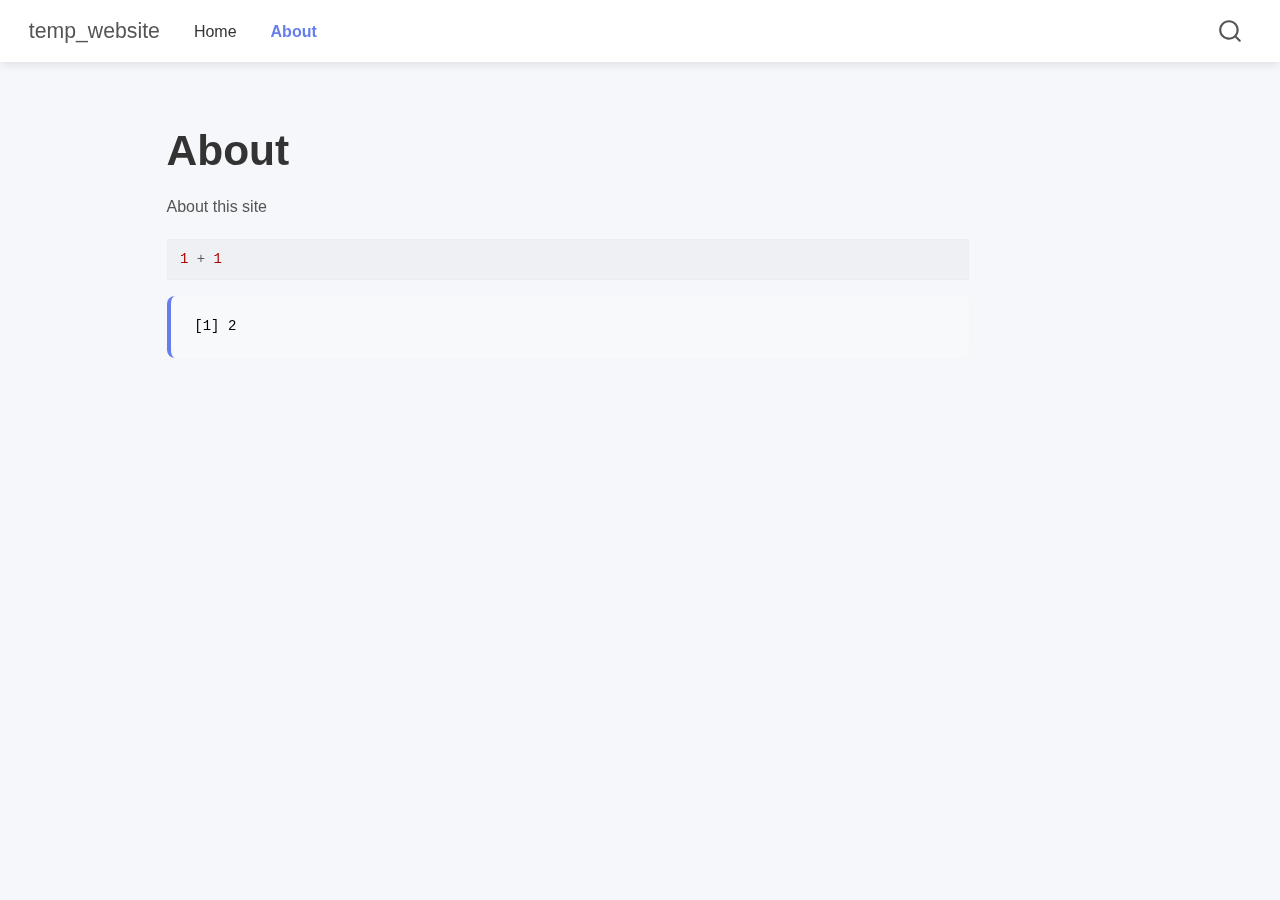
<file: docs/about.html>
<!DOCTYPE html>
<html xmlns="http://www.w3.org/1999/xhtml" lang="en" xml:lang="en"><head>

<meta charset="utf-8">
<meta name="generator" content="quarto-1.8.26">

<meta name="viewport" content="width=device-width, initial-scale=1.0, user-scalable=yes">


<title>About – temp_website</title>
<style>
code{white-space: pre-wrap;}
span.smallcaps{font-variant: small-caps;}
div.columns{display: flex; gap: min(4vw, 1.5em);}
div.column{flex: auto; overflow-x: auto;}
div.hanging-indent{margin-left: 1.5em; text-indent: -1.5em;}
ul.task-list{list-style: none;}
ul.task-list li input[type="checkbox"] {
  width: 0.8em;
  margin: 0 0.8em 0.2em -1em; /* quarto-specific, see https://github.com/quarto-dev/quarto-cli/issues/4556 */ 
  vertical-align: middle;
}
/* CSS for syntax highlighting */
html { -webkit-text-size-adjust: 100%; }
pre > code.sourceCode { white-space: pre; position: relative; }
pre > code.sourceCode > span { display: inline-block; line-height: 1.25; }
pre > code.sourceCode > span:empty { height: 1.2em; }
.sourceCode { overflow: visible; }
code.sourceCode > span { color: inherit; text-decoration: inherit; }
div.sourceCode { margin: 1em 0; }
pre.sourceCode { margin: 0; }
@media screen {
div.sourceCode { overflow: auto; }
}
@media print {
pre > code.sourceCode { white-space: pre-wrap; }
pre > code.sourceCode > span { text-indent: -5em; padding-left: 5em; }
}
pre.numberSource code
  { counter-reset: source-line 0; }
pre.numberSource code > span
  { position: relative; left: -4em; counter-increment: source-line; }
pre.numberSource code > span > a:first-child::before
  { content: counter(source-line);
    position: relative; left: -1em; text-align: right; vertical-align: baseline;
    border: none; display: inline-block;
    -webkit-touch-callout: none; -webkit-user-select: none;
    -khtml-user-select: none; -moz-user-select: none;
    -ms-user-select: none; user-select: none;
    padding: 0 4px; width: 4em;
  }
pre.numberSource { margin-left: 3em;  padding-left: 4px; }
div.sourceCode
  {   }
@media screen {
pre > code.sourceCode > span > a:first-child::before { text-decoration: underline; }
}
</style>


<script src="site_libs/quarto-nav/quarto-nav.js"></script>
<script src="site_libs/quarto-nav/headroom.min.js"></script>
<script src="site_libs/clipboard/clipboard.min.js"></script>
<script src="site_libs/quarto-search/autocomplete.umd.js"></script>
<script src="site_libs/quarto-search/fuse.min.js"></script>
<script src="site_libs/quarto-search/quarto-search.js"></script>
<meta name="quarto:offset" content="./">
<script src="site_libs/quarto-html/quarto.js" type="module"></script>
<script src="site_libs/quarto-html/tabsets/tabsets.js" type="module"></script>
<script src="site_libs/quarto-html/axe/axe-check.js" type="module"></script>
<script src="site_libs/quarto-html/popper.min.js"></script>
<script src="site_libs/quarto-html/tippy.umd.min.js"></script>
<script src="site_libs/quarto-html/anchor.min.js"></script>
<link href="site_libs/quarto-html/tippy.css" rel="stylesheet">
<link href="site_libs/quarto-html/quarto-syntax-highlighting-587c61ba64f3a5504c4d52d930310e48.css" rel="stylesheet" id="quarto-text-highlighting-styles">
<script src="site_libs/bootstrap/bootstrap.min.js"></script>
<link href="site_libs/bootstrap/bootstrap-icons.css" rel="stylesheet">
<link href="site_libs/bootstrap/bootstrap-5b4ad623e5705c0698d39aec6f10cf02.min.css" rel="stylesheet" append-hash="true" id="quarto-bootstrap" data-mode="light">
<script id="quarto-search-options" type="application/json">{
  "location": "navbar",
  "copy-button": false,
  "collapse-after": 3,
  "panel-placement": "end",
  "type": "overlay",
  "limit": 50,
  "keyboard-shortcut": [
    "f",
    "/",
    "s"
  ],
  "show-item-context": false,
  "language": {
    "search-no-results-text": "No results",
    "search-matching-documents-text": "matching documents",
    "search-copy-link-title": "Copy link to search",
    "search-hide-matches-text": "Hide additional matches",
    "search-more-match-text": "more match in this document",
    "search-more-matches-text": "more matches in this document",
    "search-clear-button-title": "Clear",
    "search-text-placeholder": "",
    "search-detached-cancel-button-title": "Cancel",
    "search-submit-button-title": "Submit",
    "search-label": "Search"
  }
}</script>


<link rel="stylesheet" href="styles.css">
</head>

<body class="nav-fixed quarto-light">

<div id="quarto-search-results"></div>
  <header id="quarto-header" class="headroom fixed-top">
    <nav class="navbar navbar-expand-lg " data-bs-theme="dark">
      <div class="navbar-container container-fluid">
      <div class="navbar-brand-container mx-auto">
    <a class="navbar-brand" href="./index.html">
    <span class="navbar-title">temp_website</span>
    </a>
  </div>
            <div id="quarto-search" class="" title="Search"></div>
          <button class="navbar-toggler" type="button" data-bs-toggle="collapse" data-bs-target="#navbarCollapse" aria-controls="navbarCollapse" role="menu" aria-expanded="false" aria-label="Toggle navigation" onclick="if (window.quartoToggleHeadroom) { window.quartoToggleHeadroom(); }">
  <span class="navbar-toggler-icon"></span>
</button>
          <div class="collapse navbar-collapse" id="navbarCollapse">
            <ul class="navbar-nav navbar-nav-scroll me-auto">
  <li class="nav-item">
    <a class="nav-link" href="./index.html"> 
<span class="menu-text">Home</span></a>
  </li>  
  <li class="nav-item">
    <a class="nav-link active" href="./about.html" aria-current="page"> 
<span class="menu-text">About</span></a>
  </li>  
</ul>
          </div> <!-- /navcollapse -->
            <div class="quarto-navbar-tools">
</div>
      </div> <!-- /container-fluid -->
    </nav>
</header>
<!-- content -->
<div id="quarto-content" class="quarto-container page-columns page-rows-contents page-layout-article page-navbar">
<!-- sidebar -->
<!-- margin-sidebar -->
    <div id="quarto-margin-sidebar" class="sidebar margin-sidebar zindex-bottom">
        
    </div>
<!-- main -->
<main class="content" id="quarto-document-content">

<header id="title-block-header" class="quarto-title-block default">
<div class="quarto-title">
<h1 class="title">About</h1>
</div>



<div class="quarto-title-meta">

    
  
    
  </div>
  


</header>


<p>About this site</p>
<div class="cell">
<div class="code-copy-outer-scaffold"><div class="sourceCode cell-code" id="cb1"><pre class="sourceCode r code-with-copy"><code class="sourceCode r"><span id="cb1-1"><a href="#cb1-1" aria-hidden="true" tabindex="-1"></a><span class="dv">1</span> <span class="sc">+</span> <span class="dv">1</span></span></code></pre></div><button title="Copy to Clipboard" class="code-copy-button"><i class="bi"></i></button></div>
<div class="cell-output cell-output-stdout">
<pre><code>[1] 2</code></pre>
</div>
</div>



</main> <!-- /main -->
<script id="quarto-html-after-body" type="application/javascript">
  window.document.addEventListener("DOMContentLoaded", function (event) {
    const icon = "";
    const anchorJS = new window.AnchorJS();
    anchorJS.options = {
      placement: 'right',
      icon: icon
    };
    anchorJS.add('.anchored');
    const isCodeAnnotation = (el) => {
      for (const clz of el.classList) {
        if (clz.startsWith('code-annotation-')) {                     
          return true;
        }
      }
      return false;
    }
    const onCopySuccess = function(e) {
      // button target
      const button = e.trigger;
      // don't keep focus
      button.blur();
      // flash "checked"
      button.classList.add('code-copy-button-checked');
      var currentTitle = button.getAttribute("title");
      button.setAttribute("title", "Copied!");
      let tooltip;
      if (window.bootstrap) {
        button.setAttribute("data-bs-toggle", "tooltip");
        button.setAttribute("data-bs-placement", "left");
        button.setAttribute("data-bs-title", "Copied!");
        tooltip = new bootstrap.Tooltip(button, 
          { trigger: "manual", 
            customClass: "code-copy-button-tooltip",
            offset: [0, -8]});
        tooltip.show();    
      }
      setTimeout(function() {
        if (tooltip) {
          tooltip.hide();
          button.removeAttribute("data-bs-title");
          button.removeAttribute("data-bs-toggle");
          button.removeAttribute("data-bs-placement");
        }
        button.setAttribute("title", currentTitle);
        button.classList.remove('code-copy-button-checked');
      }, 1000);
      // clear code selection
      e.clearSelection();
    }
    const getTextToCopy = function(trigger) {
      const outerScaffold = trigger.parentElement.cloneNode(true);
      const codeEl = outerScaffold.querySelector('code');
      for (const childEl of codeEl.children) {
        if (isCodeAnnotation(childEl)) {
          childEl.remove();
        }
      }
      return codeEl.innerText;
    }
    const clipboard = new window.ClipboardJS('.code-copy-button:not([data-in-quarto-modal])', {
      text: getTextToCopy
    });
    clipboard.on('success', onCopySuccess);
    if (window.document.getElementById('quarto-embedded-source-code-modal')) {
      const clipboardModal = new window.ClipboardJS('.code-copy-button[data-in-quarto-modal]', {
        text: getTextToCopy,
        container: window.document.getElementById('quarto-embedded-source-code-modal')
      });
      clipboardModal.on('success', onCopySuccess);
    }
      var localhostRegex = new RegExp(/^(?:http|https):\/\/localhost\:?[0-9]*\//);
      var mailtoRegex = new RegExp(/^mailto:/);
        var filterRegex = new RegExp('/' + window.location.host + '/');
      var isInternal = (href) => {
          return filterRegex.test(href) || localhostRegex.test(href) || mailtoRegex.test(href);
      }
      // Inspect non-navigation links and adorn them if external
     var links = window.document.querySelectorAll('a[href]:not(.nav-link):not(.navbar-brand):not(.toc-action):not(.sidebar-link):not(.sidebar-item-toggle):not(.pagination-link):not(.no-external):not([aria-hidden]):not(.dropdown-item):not(.quarto-navigation-tool):not(.about-link)');
      for (var i=0; i<links.length; i++) {
        const link = links[i];
        if (!isInternal(link.href)) {
          // undo the damage that might have been done by quarto-nav.js in the case of
          // links that we want to consider external
          if (link.dataset.originalHref !== undefined) {
            link.href = link.dataset.originalHref;
          }
        }
      }
    function tippyHover(el, contentFn, onTriggerFn, onUntriggerFn) {
      const config = {
        allowHTML: true,
        maxWidth: 500,
        delay: 100,
        arrow: false,
        appendTo: function(el) {
            return el.parentElement;
        },
        interactive: true,
        interactiveBorder: 10,
        theme: 'quarto',
        placement: 'bottom-start',
      };
      if (contentFn) {
        config.content = contentFn;
      }
      if (onTriggerFn) {
        config.onTrigger = onTriggerFn;
      }
      if (onUntriggerFn) {
        config.onUntrigger = onUntriggerFn;
      }
      window.tippy(el, config); 
    }
    const noterefs = window.document.querySelectorAll('a[role="doc-noteref"]');
    for (var i=0; i<noterefs.length; i++) {
      const ref = noterefs[i];
      tippyHover(ref, function() {
        // use id or data attribute instead here
        let href = ref.getAttribute('data-footnote-href') || ref.getAttribute('href');
        try { href = new URL(href).hash; } catch {}
        const id = href.replace(/^#\/?/, "");
        const note = window.document.getElementById(id);
        if (note) {
          return note.innerHTML;
        } else {
          return "";
        }
      });
    }
    const xrefs = window.document.querySelectorAll('a.quarto-xref');
    const processXRef = (id, note) => {
      // Strip column container classes
      const stripColumnClz = (el) => {
        el.classList.remove("page-full", "page-columns");
        if (el.children) {
          for (const child of el.children) {
            stripColumnClz(child);
          }
        }
      }
      stripColumnClz(note)
      if (id === null || id.startsWith('sec-')) {
        // Special case sections, only their first couple elements
        const container = document.createElement("div");
        if (note.children && note.children.length > 2) {
          container.appendChild(note.children[0].cloneNode(true));
          for (let i = 1; i < note.children.length; i++) {
            const child = note.children[i];
            if (child.tagName === "P" && child.innerText === "") {
              continue;
            } else {
              container.appendChild(child.cloneNode(true));
              break;
            }
          }
          if (window.Quarto?.typesetMath) {
            window.Quarto.typesetMath(container);
          }
          return container.innerHTML
        } else {
          if (window.Quarto?.typesetMath) {
            window.Quarto.typesetMath(note);
          }
          return note.innerHTML;
        }
      } else {
        // Remove any anchor links if they are present
        const anchorLink = note.querySelector('a.anchorjs-link');
        if (anchorLink) {
          anchorLink.remove();
        }
        if (window.Quarto?.typesetMath) {
          window.Quarto.typesetMath(note);
        }
        if (note.classList.contains("callout")) {
          return note.outerHTML;
        } else {
          return note.innerHTML;
        }
      }
    }
    for (var i=0; i<xrefs.length; i++) {
      const xref = xrefs[i];
      tippyHover(xref, undefined, function(instance) {
        instance.disable();
        let url = xref.getAttribute('href');
        let hash = undefined; 
        if (url.startsWith('#')) {
          hash = url;
        } else {
          try { hash = new URL(url).hash; } catch {}
        }
        if (hash) {
          const id = hash.replace(/^#\/?/, "");
          const note = window.document.getElementById(id);
          if (note !== null) {
            try {
              const html = processXRef(id, note.cloneNode(true));
              instance.setContent(html);
            } finally {
              instance.enable();
              instance.show();
            }
          } else {
            // See if we can fetch this
            fetch(url.split('#')[0])
            .then(res => res.text())
            .then(html => {
              const parser = new DOMParser();
              const htmlDoc = parser.parseFromString(html, "text/html");
              const note = htmlDoc.getElementById(id);
              if (note !== null) {
                const html = processXRef(id, note);
                instance.setContent(html);
              } 
            }).finally(() => {
              instance.enable();
              instance.show();
            });
          }
        } else {
          // See if we can fetch a full url (with no hash to target)
          // This is a special case and we should probably do some content thinning / targeting
          fetch(url)
          .then(res => res.text())
          .then(html => {
            const parser = new DOMParser();
            const htmlDoc = parser.parseFromString(html, "text/html");
            const note = htmlDoc.querySelector('main.content');
            if (note !== null) {
              // This should only happen for chapter cross references
              // (since there is no id in the URL)
              // remove the first header
              if (note.children.length > 0 && note.children[0].tagName === "HEADER") {
                note.children[0].remove();
              }
              const html = processXRef(null, note);
              instance.setContent(html);
            } 
          }).finally(() => {
            instance.enable();
            instance.show();
          });
        }
      }, function(instance) {
      });
    }
        let selectedAnnoteEl;
        const selectorForAnnotation = ( cell, annotation) => {
          let cellAttr = 'data-code-cell="' + cell + '"';
          let lineAttr = 'data-code-annotation="' +  annotation + '"';
          const selector = 'span[' + cellAttr + '][' + lineAttr + ']';
          return selector;
        }
        const selectCodeLines = (annoteEl) => {
          const doc = window.document;
          const targetCell = annoteEl.getAttribute("data-target-cell");
          const targetAnnotation = annoteEl.getAttribute("data-target-annotation");
          const annoteSpan = window.document.querySelector(selectorForAnnotation(targetCell, targetAnnotation));
          const lines = annoteSpan.getAttribute("data-code-lines").split(",");
          const lineIds = lines.map((line) => {
            return targetCell + "-" + line;
          })
          let top = null;
          let height = null;
          let parent = null;
          if (lineIds.length > 0) {
              //compute the position of the single el (top and bottom and make a div)
              const el = window.document.getElementById(lineIds[0]);
              top = el.offsetTop;
              height = el.offsetHeight;
              parent = el.parentElement.parentElement;
            if (lineIds.length > 1) {
              const lastEl = window.document.getElementById(lineIds[lineIds.length - 1]);
              const bottom = lastEl.offsetTop + lastEl.offsetHeight;
              height = bottom - top;
            }
            if (top !== null && height !== null && parent !== null) {
              // cook up a div (if necessary) and position it 
              let div = window.document.getElementById("code-annotation-line-highlight");
              if (div === null) {
                div = window.document.createElement("div");
                div.setAttribute("id", "code-annotation-line-highlight");
                div.style.position = 'absolute';
                parent.appendChild(div);
              }
              div.style.top = top - 2 + "px";
              div.style.height = height + 4 + "px";
              div.style.left = 0;
              let gutterDiv = window.document.getElementById("code-annotation-line-highlight-gutter");
              if (gutterDiv === null) {
                gutterDiv = window.document.createElement("div");
                gutterDiv.setAttribute("id", "code-annotation-line-highlight-gutter");
                gutterDiv.style.position = 'absolute';
                const codeCell = window.document.getElementById(targetCell);
                const gutter = codeCell.querySelector('.code-annotation-gutter');
                gutter.appendChild(gutterDiv);
              }
              gutterDiv.style.top = top - 2 + "px";
              gutterDiv.style.height = height + 4 + "px";
            }
            selectedAnnoteEl = annoteEl;
          }
        };
        const unselectCodeLines = () => {
          const elementsIds = ["code-annotation-line-highlight", "code-annotation-line-highlight-gutter"];
          elementsIds.forEach((elId) => {
            const div = window.document.getElementById(elId);
            if (div) {
              div.remove();
            }
          });
          selectedAnnoteEl = undefined;
        };
          // Handle positioning of the toggle
      window.addEventListener(
        "resize",
        throttle(() => {
          elRect = undefined;
          if (selectedAnnoteEl) {
            selectCodeLines(selectedAnnoteEl);
          }
        }, 10)
      );
      function throttle(fn, ms) {
      let throttle = false;
      let timer;
        return (...args) => {
          if(!throttle) { // first call gets through
              fn.apply(this, args);
              throttle = true;
          } else { // all the others get throttled
              if(timer) clearTimeout(timer); // cancel #2
              timer = setTimeout(() => {
                fn.apply(this, args);
                timer = throttle = false;
              }, ms);
          }
        };
      }
        // Attach click handler to the DT
        const annoteDls = window.document.querySelectorAll('dt[data-target-cell]');
        for (const annoteDlNode of annoteDls) {
          annoteDlNode.addEventListener('click', (event) => {
            const clickedEl = event.target;
            if (clickedEl !== selectedAnnoteEl) {
              unselectCodeLines();
              const activeEl = window.document.querySelector('dt[data-target-cell].code-annotation-active');
              if (activeEl) {
                activeEl.classList.remove('code-annotation-active');
              }
              selectCodeLines(clickedEl);
              clickedEl.classList.add('code-annotation-active');
            } else {
              // Unselect the line
              unselectCodeLines();
              clickedEl.classList.remove('code-annotation-active');
            }
          });
        }
    const findCites = (el) => {
      const parentEl = el.parentElement;
      if (parentEl) {
        const cites = parentEl.dataset.cites;
        if (cites) {
          return {
            el,
            cites: cites.split(' ')
          };
        } else {
          return findCites(el.parentElement)
        }
      } else {
        return undefined;
      }
    };
    var bibliorefs = window.document.querySelectorAll('a[role="doc-biblioref"]');
    for (var i=0; i<bibliorefs.length; i++) {
      const ref = bibliorefs[i];
      const citeInfo = findCites(ref);
      if (citeInfo) {
        tippyHover(citeInfo.el, function() {
          var popup = window.document.createElement('div');
          citeInfo.cites.forEach(function(cite) {
            var citeDiv = window.document.createElement('div');
            citeDiv.classList.add('hanging-indent');
            citeDiv.classList.add('csl-entry');
            var biblioDiv = window.document.getElementById('ref-' + cite);
            if (biblioDiv) {
              citeDiv.innerHTML = biblioDiv.innerHTML;
            }
            popup.appendChild(citeDiv);
          });
          return popup.innerHTML;
        });
      }
    }
  });
  </script>
</div> <!-- /content -->




</body></html>
</file>
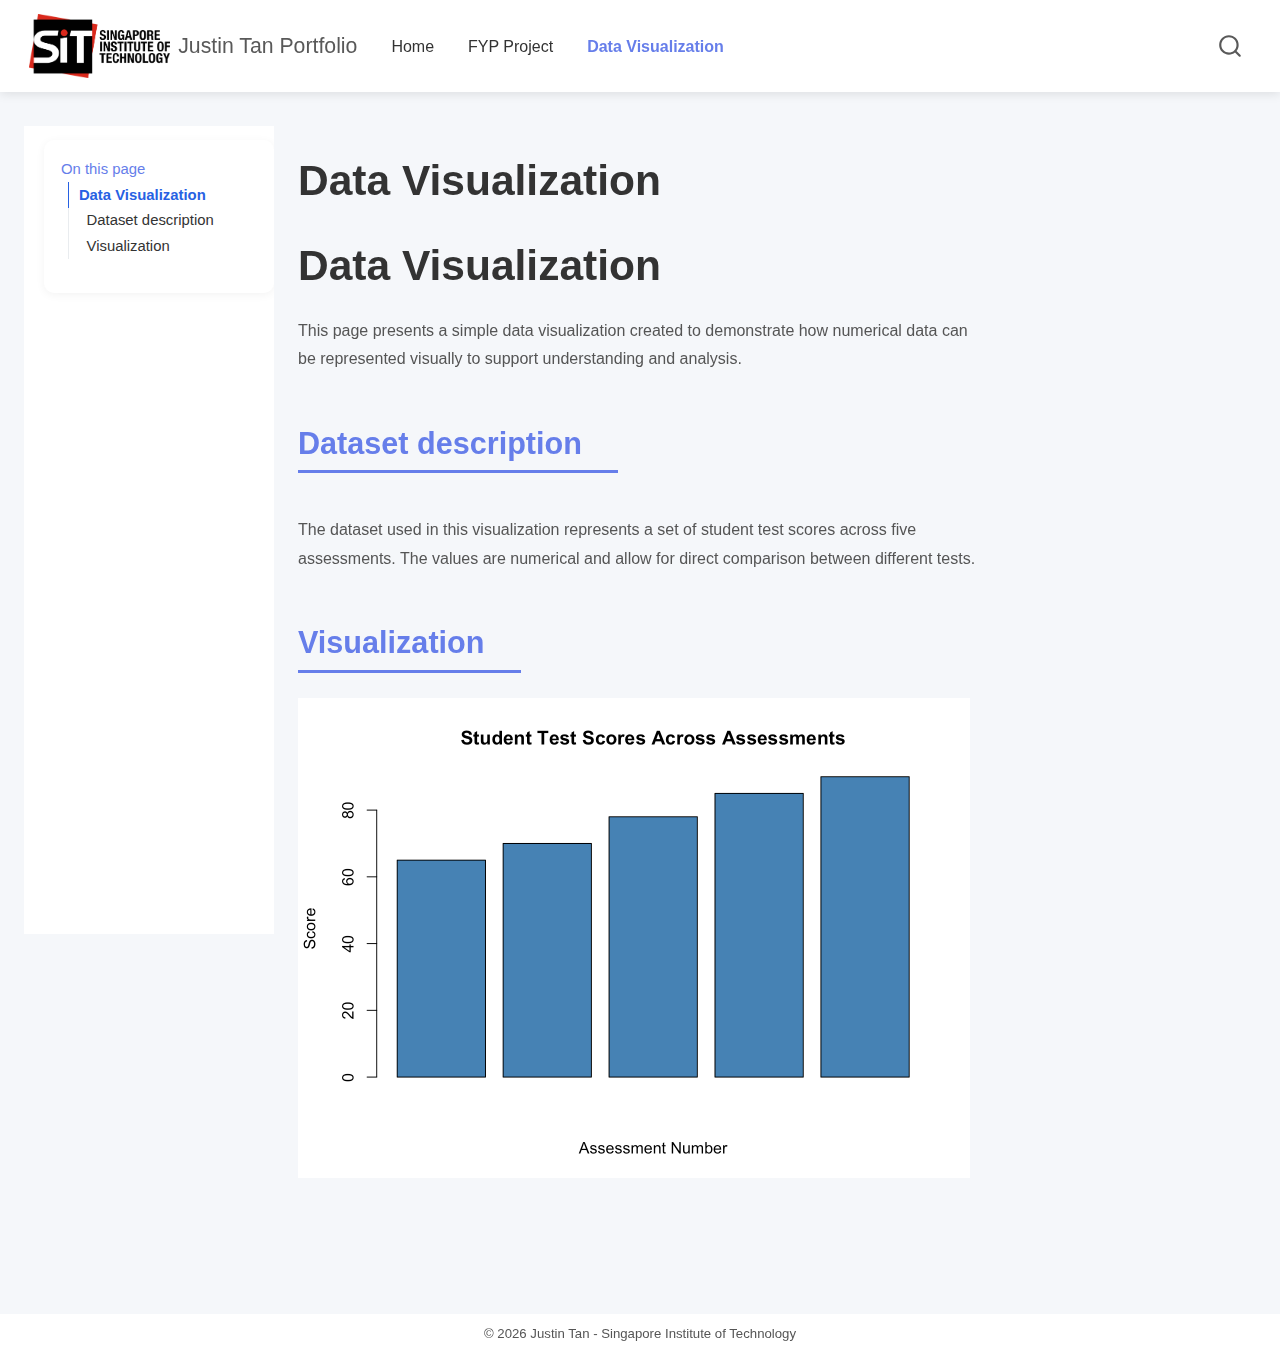
<file: docs/data-visualization.html>
<!DOCTYPE html>
<html xmlns="http://www.w3.org/1999/xhtml" lang="en" xml:lang="en"><head>

<meta charset="utf-8">
<meta name="generator" content="quarto-1.8.26">

<meta name="viewport" content="width=device-width, initial-scale=1.0, user-scalable=yes">


<title>Data Visualization – Justin Tan Portfolio</title>
<style>
code{white-space: pre-wrap;}
span.smallcaps{font-variant: small-caps;}
div.columns{display: flex; gap: min(4vw, 1.5em);}
div.column{flex: auto; overflow-x: auto;}
div.hanging-indent{margin-left: 1.5em; text-indent: -1.5em;}
ul.task-list{list-style: none;}
ul.task-list li input[type="checkbox"] {
  width: 0.8em;
  margin: 0 0.8em 0.2em -1em; /* quarto-specific, see https://github.com/quarto-dev/quarto-cli/issues/4556 */ 
  vertical-align: middle;
}
</style>


<script src="site_libs/quarto-nav/quarto-nav.js"></script>
<script src="site_libs/quarto-nav/headroom.min.js"></script>
<script src="site_libs/clipboard/clipboard.min.js"></script>
<script src="site_libs/quarto-search/autocomplete.umd.js"></script>
<script src="site_libs/quarto-search/fuse.min.js"></script>
<script src="site_libs/quarto-search/quarto-search.js"></script>
<meta name="quarto:offset" content="./">
<link href="./favicon.png" rel="icon" type="image/png">
<script src="site_libs/quarto-html/quarto.js" type="module"></script>
<script src="site_libs/quarto-html/tabsets/tabsets.js" type="module"></script>
<script src="site_libs/quarto-html/axe/axe-check.js" type="module"></script>
<script src="site_libs/quarto-html/popper.min.js"></script>
<script src="site_libs/quarto-html/tippy.umd.min.js"></script>
<script src="site_libs/quarto-html/anchor.min.js"></script>
<link href="site_libs/quarto-html/tippy.css" rel="stylesheet">
<link href="site_libs/quarto-html/quarto-syntax-highlighting-587c61ba64f3a5504c4d52d930310e48.css" rel="stylesheet" id="quarto-text-highlighting-styles">
<script src="site_libs/bootstrap/bootstrap.min.js"></script>
<link href="site_libs/bootstrap/bootstrap-icons.css" rel="stylesheet">
<link href="site_libs/bootstrap/bootstrap-db351208fdc84cca158335eeb9435af7.min.css" rel="stylesheet" append-hash="true" id="quarto-bootstrap" data-mode="light">
<script id="quarto-search-options" type="application/json">{
  "location": "navbar",
  "copy-button": false,
  "collapse-after": 3,
  "panel-placement": "end",
  "type": "overlay",
  "limit": 50,
  "keyboard-shortcut": [
    "f",
    "/",
    "s"
  ],
  "show-item-context": false,
  "language": {
    "search-no-results-text": "No results",
    "search-matching-documents-text": "matching documents",
    "search-copy-link-title": "Copy link to search",
    "search-hide-matches-text": "Hide additional matches",
    "search-more-match-text": "more match in this document",
    "search-more-matches-text": "more matches in this document",
    "search-clear-button-title": "Clear",
    "search-text-placeholder": "",
    "search-detached-cancel-button-title": "Cancel",
    "search-submit-button-title": "Submit",
    "search-label": "Search"
  }
}</script>
<style>html{ scroll-behavior: smooth; }</style>


<link rel="stylesheet" href="styles.css">
</head>

<body class="floating nav-fixed quarto-light">

<div id="quarto-search-results"></div>
  <header id="quarto-header" class="headroom fixed-top">
    <nav class="navbar navbar-expand-lg " data-bs-theme="dark">
      <div class="navbar-container container-fluid">
      <div class="navbar-brand-container mx-auto">
    <a href="./index.html" class="navbar-brand navbar-brand-logo">
    <img src="./imgs/sit.png" alt="" class="navbar-logo light-content">
    <img src="./imgs/sit.png" alt="" class="navbar-logo dark-content">
    </a>
    <a class="navbar-brand" href="./index.html">
    <span class="navbar-title">Justin Tan Portfolio</span>
    </a>
  </div>
            <div id="quarto-search" class="" title="Search"></div>
          <button class="navbar-toggler" type="button" data-bs-toggle="collapse" data-bs-target="#navbarCollapse" aria-controls="navbarCollapse" role="menu" aria-expanded="false" aria-label="Toggle navigation" onclick="if (window.quartoToggleHeadroom) { window.quartoToggleHeadroom(); }">
  <span class="navbar-toggler-icon"></span>
</button>
          <div class="collapse navbar-collapse" id="navbarCollapse">
            <ul class="navbar-nav navbar-nav-scroll me-auto">
  <li class="nav-item">
    <a class="nav-link" href="./index.html"> 
<span class="menu-text">Home</span></a>
  </li>  
  <li class="nav-item">
    <a class="nav-link" href="./fyp-project.html"> 
<span class="menu-text">FYP Project</span></a>
  </li>  
  <li class="nav-item">
    <a class="nav-link active" href="./data-visualization.html" aria-current="page"> 
<span class="menu-text">Data Visualization</span></a>
  </li>  
</ul>
          </div> <!-- /navcollapse -->
            <div class="quarto-navbar-tools">
</div>
      </div> <!-- /container-fluid -->
    </nav>
</header>
<!-- content -->
<div id="quarto-content" class="quarto-container page-columns page-rows-contents page-layout-article page-navbar">
<!-- sidebar -->
  <nav id="quarto-sidebar" class="sidebar collapse collapse-horizontal quarto-sidebar-collapse-item sidebar-navigation floating overflow-auto">
    <nav id="TOC" role="doc-toc" class="toc-active">
    <h2 id="toc-title">On this page</h2>
   
  <ul>
  <li><a href="#data-visualization" id="toc-data-visualization" class="nav-link active" data-scroll-target="#data-visualization">Data Visualization</a>
  <ul class="collapse">
  <li><a href="#dataset-description" id="toc-dataset-description" class="nav-link" data-scroll-target="#dataset-description">Dataset description</a></li>
  <li><a href="#visualization" id="toc-visualization" class="nav-link" data-scroll-target="#visualization">Visualization</a></li>
  </ul></li>
  </ul>
</nav>
</nav>
<div id="quarto-sidebar-glass" class="quarto-sidebar-collapse-item" data-bs-toggle="collapse" data-bs-target=".quarto-sidebar-collapse-item"></div>
<!-- margin-sidebar -->
    <div id="quarto-margin-sidebar" class="sidebar margin-sidebar zindex-bottom">
    </div>
<!-- main -->
<main class="content" id="quarto-document-content">

<header id="title-block-header" class="quarto-title-block default">
<div class="quarto-title">
<h1 class="title">Data Visualization</h1>
</div>



<div class="quarto-title-meta">

    
  
    
  </div>
  


</header>


<section id="data-visualization" class="level1">
<h1>Data Visualization</h1>
<p>This page presents a simple data visualization created to demonstrate how numerical data can be represented visually to support understanding and analysis.</p>
<section id="dataset-description" class="level2">
<h2 class="anchored" data-anchor-id="dataset-description">Dataset description</h2>
<p>The dataset used in this visualization represents a set of student test scores across five assessments. The values are numerical and allow for direct comparison between different tests.</p>
</section>
<section id="visualization" class="level2">
<h2 class="anchored" data-anchor-id="visualization">Visualization</h2>
<div class="cell">
<div class="cell-output-display">
<div>
<figure class="figure">
<p><img src="data-visualization_files/figure-html/unnamed-chunk-1-1.png" class="img-fluid figure-img" width="672"></p>
</figure>
</div>
</div>
</div>


</section>
</section>

</main> <!-- /main -->
<script id="quarto-html-after-body" type="application/javascript">
  window.document.addEventListener("DOMContentLoaded", function (event) {
    const icon = "";
    const anchorJS = new window.AnchorJS();
    anchorJS.options = {
      placement: 'right',
      icon: icon
    };
    anchorJS.add('.anchored');
    const isCodeAnnotation = (el) => {
      for (const clz of el.classList) {
        if (clz.startsWith('code-annotation-')) {                     
          return true;
        }
      }
      return false;
    }
    const onCopySuccess = function(e) {
      // button target
      const button = e.trigger;
      // don't keep focus
      button.blur();
      // flash "checked"
      button.classList.add('code-copy-button-checked');
      var currentTitle = button.getAttribute("title");
      button.setAttribute("title", "Copied!");
      let tooltip;
      if (window.bootstrap) {
        button.setAttribute("data-bs-toggle", "tooltip");
        button.setAttribute("data-bs-placement", "left");
        button.setAttribute("data-bs-title", "Copied!");
        tooltip = new bootstrap.Tooltip(button, 
          { trigger: "manual", 
            customClass: "code-copy-button-tooltip",
            offset: [0, -8]});
        tooltip.show();    
      }
      setTimeout(function() {
        if (tooltip) {
          tooltip.hide();
          button.removeAttribute("data-bs-title");
          button.removeAttribute("data-bs-toggle");
          button.removeAttribute("data-bs-placement");
        }
        button.setAttribute("title", currentTitle);
        button.classList.remove('code-copy-button-checked');
      }, 1000);
      // clear code selection
      e.clearSelection();
    }
    const getTextToCopy = function(trigger) {
      const outerScaffold = trigger.parentElement.cloneNode(true);
      const codeEl = outerScaffold.querySelector('code');
      for (const childEl of codeEl.children) {
        if (isCodeAnnotation(childEl)) {
          childEl.remove();
        }
      }
      return codeEl.innerText;
    }
    const clipboard = new window.ClipboardJS('.code-copy-button:not([data-in-quarto-modal])', {
      text: getTextToCopy
    });
    clipboard.on('success', onCopySuccess);
    if (window.document.getElementById('quarto-embedded-source-code-modal')) {
      const clipboardModal = new window.ClipboardJS('.code-copy-button[data-in-quarto-modal]', {
        text: getTextToCopy,
        container: window.document.getElementById('quarto-embedded-source-code-modal')
      });
      clipboardModal.on('success', onCopySuccess);
    }
      var localhostRegex = new RegExp(/^(?:http|https):\/\/localhost\:?[0-9]*\//);
      var mailtoRegex = new RegExp(/^mailto:/);
        var filterRegex = new RegExp('/' + window.location.host + '/');
      var isInternal = (href) => {
          return filterRegex.test(href) || localhostRegex.test(href) || mailtoRegex.test(href);
      }
      // Inspect non-navigation links and adorn them if external
     var links = window.document.querySelectorAll('a[href]:not(.nav-link):not(.navbar-brand):not(.toc-action):not(.sidebar-link):not(.sidebar-item-toggle):not(.pagination-link):not(.no-external):not([aria-hidden]):not(.dropdown-item):not(.quarto-navigation-tool):not(.about-link)');
      for (var i=0; i<links.length; i++) {
        const link = links[i];
        if (!isInternal(link.href)) {
          // undo the damage that might have been done by quarto-nav.js in the case of
          // links that we want to consider external
          if (link.dataset.originalHref !== undefined) {
            link.href = link.dataset.originalHref;
          }
        }
      }
    function tippyHover(el, contentFn, onTriggerFn, onUntriggerFn) {
      const config = {
        allowHTML: true,
        maxWidth: 500,
        delay: 100,
        arrow: false,
        appendTo: function(el) {
            return el.parentElement;
        },
        interactive: true,
        interactiveBorder: 10,
        theme: 'quarto',
        placement: 'bottom-start',
      };
      if (contentFn) {
        config.content = contentFn;
      }
      if (onTriggerFn) {
        config.onTrigger = onTriggerFn;
      }
      if (onUntriggerFn) {
        config.onUntrigger = onUntriggerFn;
      }
      window.tippy(el, config); 
    }
    const noterefs = window.document.querySelectorAll('a[role="doc-noteref"]');
    for (var i=0; i<noterefs.length; i++) {
      const ref = noterefs[i];
      tippyHover(ref, function() {
        // use id or data attribute instead here
        let href = ref.getAttribute('data-footnote-href') || ref.getAttribute('href');
        try { href = new URL(href).hash; } catch {}
        const id = href.replace(/^#\/?/, "");
        const note = window.document.getElementById(id);
        if (note) {
          return note.innerHTML;
        } else {
          return "";
        }
      });
    }
    const xrefs = window.document.querySelectorAll('a.quarto-xref');
    const processXRef = (id, note) => {
      // Strip column container classes
      const stripColumnClz = (el) => {
        el.classList.remove("page-full", "page-columns");
        if (el.children) {
          for (const child of el.children) {
            stripColumnClz(child);
          }
        }
      }
      stripColumnClz(note)
      if (id === null || id.startsWith('sec-')) {
        // Special case sections, only their first couple elements
        const container = document.createElement("div");
        if (note.children && note.children.length > 2) {
          container.appendChild(note.children[0].cloneNode(true));
          for (let i = 1; i < note.children.length; i++) {
            const child = note.children[i];
            if (child.tagName === "P" && child.innerText === "") {
              continue;
            } else {
              container.appendChild(child.cloneNode(true));
              break;
            }
          }
          if (window.Quarto?.typesetMath) {
            window.Quarto.typesetMath(container);
          }
          return container.innerHTML
        } else {
          if (window.Quarto?.typesetMath) {
            window.Quarto.typesetMath(note);
          }
          return note.innerHTML;
        }
      } else {
        // Remove any anchor links if they are present
        const anchorLink = note.querySelector('a.anchorjs-link');
        if (anchorLink) {
          anchorLink.remove();
        }
        if (window.Quarto?.typesetMath) {
          window.Quarto.typesetMath(note);
        }
        if (note.classList.contains("callout")) {
          return note.outerHTML;
        } else {
          return note.innerHTML;
        }
      }
    }
    for (var i=0; i<xrefs.length; i++) {
      const xref = xrefs[i];
      tippyHover(xref, undefined, function(instance) {
        instance.disable();
        let url = xref.getAttribute('href');
        let hash = undefined; 
        if (url.startsWith('#')) {
          hash = url;
        } else {
          try { hash = new URL(url).hash; } catch {}
        }
        if (hash) {
          const id = hash.replace(/^#\/?/, "");
          const note = window.document.getElementById(id);
          if (note !== null) {
            try {
              const html = processXRef(id, note.cloneNode(true));
              instance.setContent(html);
            } finally {
              instance.enable();
              instance.show();
            }
          } else {
            // See if we can fetch this
            fetch(url.split('#')[0])
            .then(res => res.text())
            .then(html => {
              const parser = new DOMParser();
              const htmlDoc = parser.parseFromString(html, "text/html");
              const note = htmlDoc.getElementById(id);
              if (note !== null) {
                const html = processXRef(id, note);
                instance.setContent(html);
              } 
            }).finally(() => {
              instance.enable();
              instance.show();
            });
          }
        } else {
          // See if we can fetch a full url (with no hash to target)
          // This is a special case and we should probably do some content thinning / targeting
          fetch(url)
          .then(res => res.text())
          .then(html => {
            const parser = new DOMParser();
            const htmlDoc = parser.parseFromString(html, "text/html");
            const note = htmlDoc.querySelector('main.content');
            if (note !== null) {
              // This should only happen for chapter cross references
              // (since there is no id in the URL)
              // remove the first header
              if (note.children.length > 0 && note.children[0].tagName === "HEADER") {
                note.children[0].remove();
              }
              const html = processXRef(null, note);
              instance.setContent(html);
            } 
          }).finally(() => {
            instance.enable();
            instance.show();
          });
        }
      }, function(instance) {
      });
    }
        let selectedAnnoteEl;
        const selectorForAnnotation = ( cell, annotation) => {
          let cellAttr = 'data-code-cell="' + cell + '"';
          let lineAttr = 'data-code-annotation="' +  annotation + '"';
          const selector = 'span[' + cellAttr + '][' + lineAttr + ']';
          return selector;
        }
        const selectCodeLines = (annoteEl) => {
          const doc = window.document;
          const targetCell = annoteEl.getAttribute("data-target-cell");
          const targetAnnotation = annoteEl.getAttribute("data-target-annotation");
          const annoteSpan = window.document.querySelector(selectorForAnnotation(targetCell, targetAnnotation));
          const lines = annoteSpan.getAttribute("data-code-lines").split(",");
          const lineIds = lines.map((line) => {
            return targetCell + "-" + line;
          })
          let top = null;
          let height = null;
          let parent = null;
          if (lineIds.length > 0) {
              //compute the position of the single el (top and bottom and make a div)
              const el = window.document.getElementById(lineIds[0]);
              top = el.offsetTop;
              height = el.offsetHeight;
              parent = el.parentElement.parentElement;
            if (lineIds.length > 1) {
              const lastEl = window.document.getElementById(lineIds[lineIds.length - 1]);
              const bottom = lastEl.offsetTop + lastEl.offsetHeight;
              height = bottom - top;
            }
            if (top !== null && height !== null && parent !== null) {
              // cook up a div (if necessary) and position it 
              let div = window.document.getElementById("code-annotation-line-highlight");
              if (div === null) {
                div = window.document.createElement("div");
                div.setAttribute("id", "code-annotation-line-highlight");
                div.style.position = 'absolute';
                parent.appendChild(div);
              }
              div.style.top = top - 2 + "px";
              div.style.height = height + 4 + "px";
              div.style.left = 0;
              let gutterDiv = window.document.getElementById("code-annotation-line-highlight-gutter");
              if (gutterDiv === null) {
                gutterDiv = window.document.createElement("div");
                gutterDiv.setAttribute("id", "code-annotation-line-highlight-gutter");
                gutterDiv.style.position = 'absolute';
                const codeCell = window.document.getElementById(targetCell);
                const gutter = codeCell.querySelector('.code-annotation-gutter');
                gutter.appendChild(gutterDiv);
              }
              gutterDiv.style.top = top - 2 + "px";
              gutterDiv.style.height = height + 4 + "px";
            }
            selectedAnnoteEl = annoteEl;
          }
        };
        const unselectCodeLines = () => {
          const elementsIds = ["code-annotation-line-highlight", "code-annotation-line-highlight-gutter"];
          elementsIds.forEach((elId) => {
            const div = window.document.getElementById(elId);
            if (div) {
              div.remove();
            }
          });
          selectedAnnoteEl = undefined;
        };
          // Handle positioning of the toggle
      window.addEventListener(
        "resize",
        throttle(() => {
          elRect = undefined;
          if (selectedAnnoteEl) {
            selectCodeLines(selectedAnnoteEl);
          }
        }, 10)
      );
      function throttle(fn, ms) {
      let throttle = false;
      let timer;
        return (...args) => {
          if(!throttle) { // first call gets through
              fn.apply(this, args);
              throttle = true;
          } else { // all the others get throttled
              if(timer) clearTimeout(timer); // cancel #2
              timer = setTimeout(() => {
                fn.apply(this, args);
                timer = throttle = false;
              }, ms);
          }
        };
      }
        // Attach click handler to the DT
        const annoteDls = window.document.querySelectorAll('dt[data-target-cell]');
        for (const annoteDlNode of annoteDls) {
          annoteDlNode.addEventListener('click', (event) => {
            const clickedEl = event.target;
            if (clickedEl !== selectedAnnoteEl) {
              unselectCodeLines();
              const activeEl = window.document.querySelector('dt[data-target-cell].code-annotation-active');
              if (activeEl) {
                activeEl.classList.remove('code-annotation-active');
              }
              selectCodeLines(clickedEl);
              clickedEl.classList.add('code-annotation-active');
            } else {
              // Unselect the line
              unselectCodeLines();
              clickedEl.classList.remove('code-annotation-active');
            }
          });
        }
    const findCites = (el) => {
      const parentEl = el.parentElement;
      if (parentEl) {
        const cites = parentEl.dataset.cites;
        if (cites) {
          return {
            el,
            cites: cites.split(' ')
          };
        } else {
          return findCites(el.parentElement)
        }
      } else {
        return undefined;
      }
    };
    var bibliorefs = window.document.querySelectorAll('a[role="doc-biblioref"]');
    for (var i=0; i<bibliorefs.length; i++) {
      const ref = bibliorefs[i];
      const citeInfo = findCites(ref);
      if (citeInfo) {
        tippyHover(citeInfo.el, function() {
          var popup = window.document.createElement('div');
          citeInfo.cites.forEach(function(cite) {
            var citeDiv = window.document.createElement('div');
            citeDiv.classList.add('hanging-indent');
            citeDiv.classList.add('csl-entry');
            var biblioDiv = window.document.getElementById('ref-' + cite);
            if (biblioDiv) {
              citeDiv.innerHTML = biblioDiv.innerHTML;
            }
            popup.appendChild(citeDiv);
          });
          return popup.innerHTML;
        });
      }
    }
  });
  </script>
</div> <!-- /content -->
<footer class="footer">
  <div class="nav-footer">
    <div class="nav-footer-left">
      &nbsp;
    </div>   
    <div class="nav-footer-center">
<p>© 2026 Justin Tan - Singapore Institute of Technology</p>
</div>
    <div class="nav-footer-right">
      &nbsp;
    </div>
  </div>
</footer>




<script src="site_libs/quarto-html/zenscroll-min.js"></script>
</body></html>
</file>
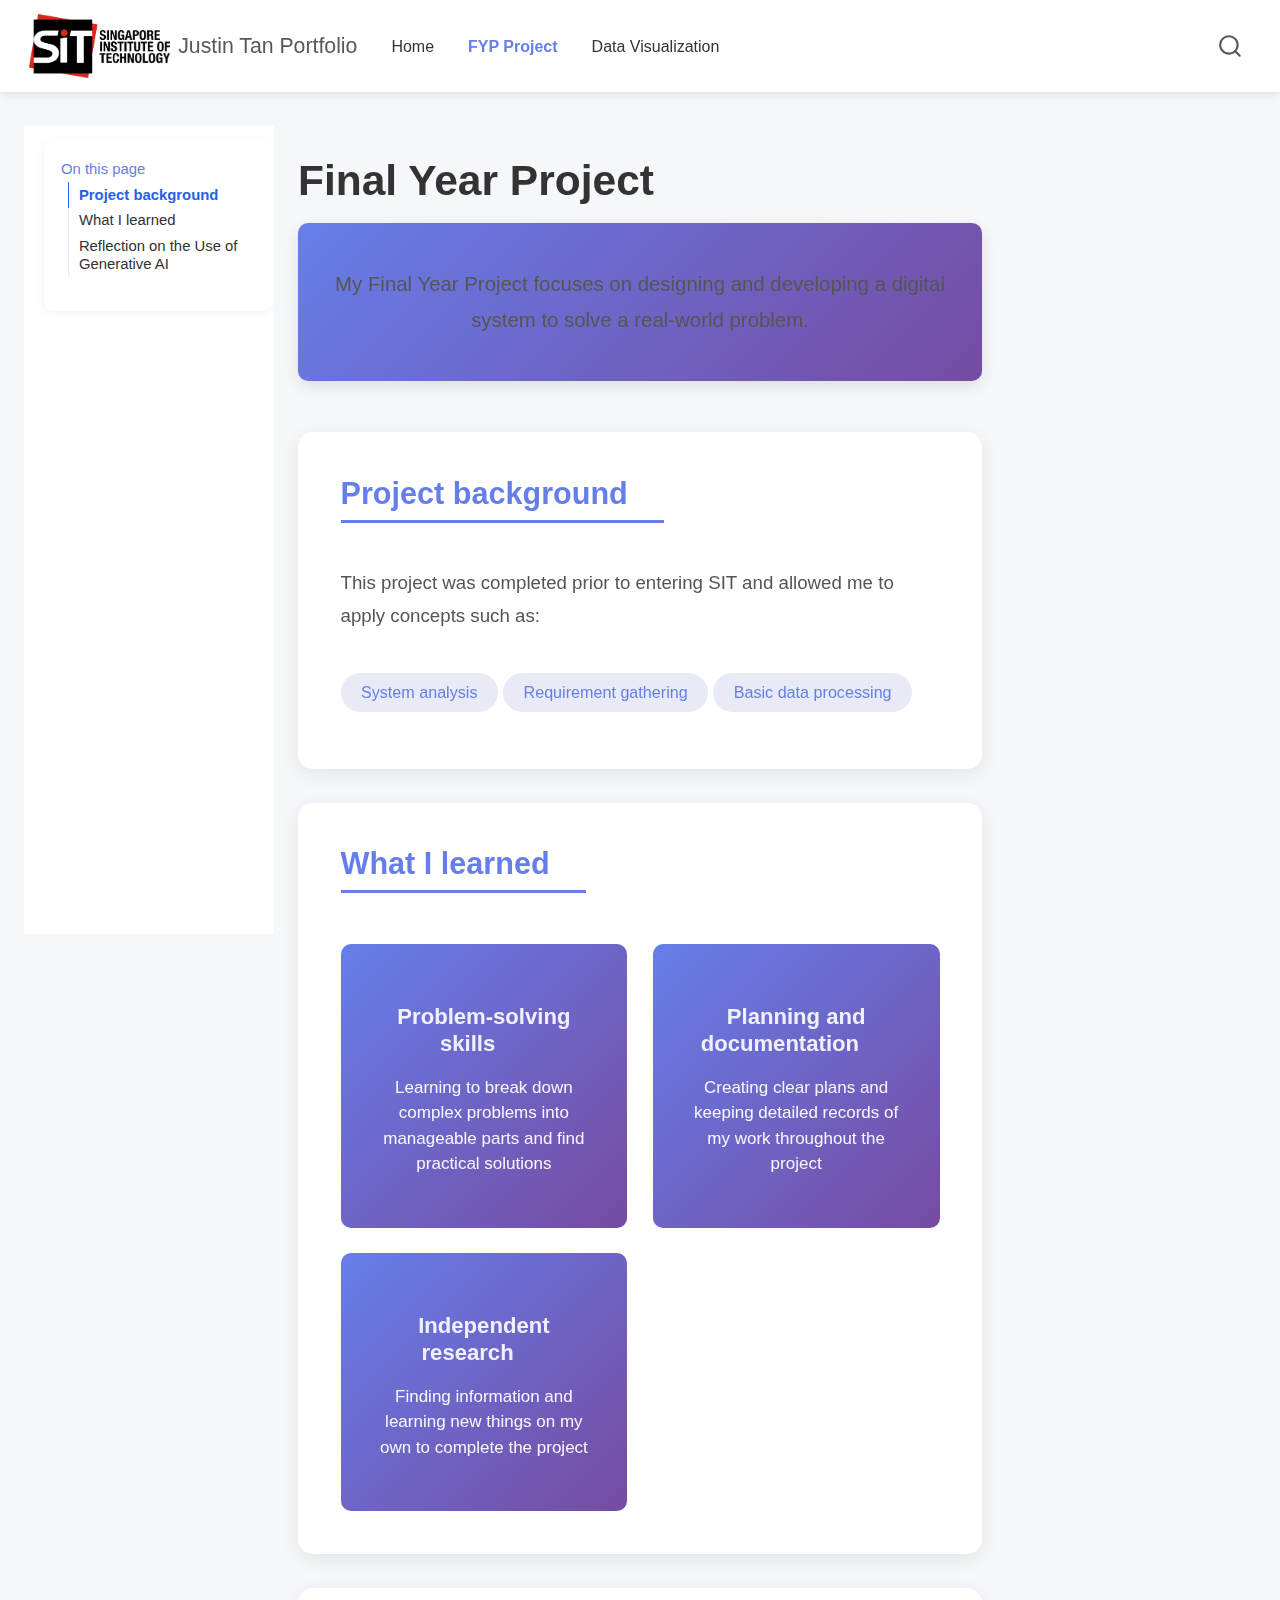
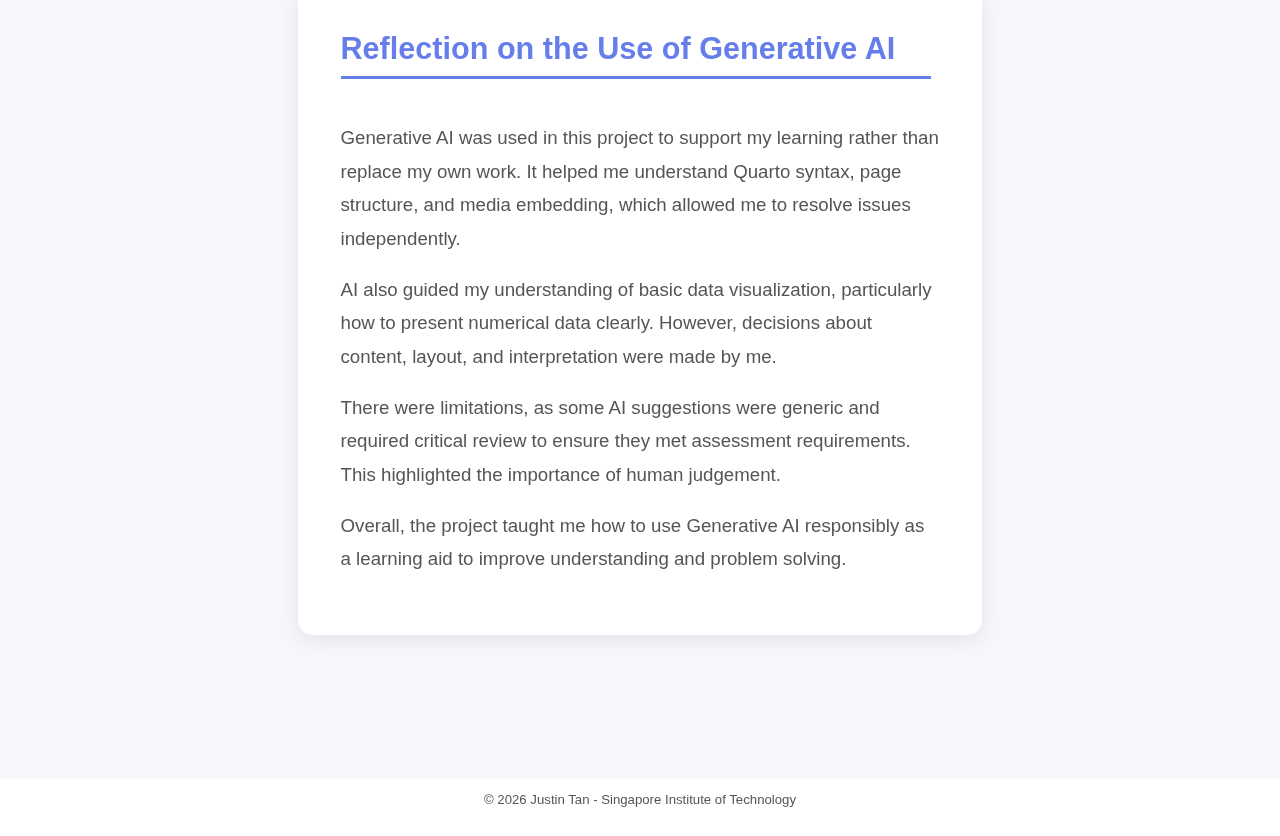
<file: docs/fyp-project.html>
<!DOCTYPE html>
<html xmlns="http://www.w3.org/1999/xhtml" lang="en" xml:lang="en"><head>

<meta charset="utf-8">
<meta name="generator" content="quarto-1.8.26">

<meta name="viewport" content="width=device-width, initial-scale=1.0, user-scalable=yes">


<title>Final Year Project – Justin Tan Portfolio</title>
<style>
code{white-space: pre-wrap;}
span.smallcaps{font-variant: small-caps;}
div.columns{display: flex; gap: min(4vw, 1.5em);}
div.column{flex: auto; overflow-x: auto;}
div.hanging-indent{margin-left: 1.5em; text-indent: -1.5em;}
ul.task-list{list-style: none;}
ul.task-list li input[type="checkbox"] {
  width: 0.8em;
  margin: 0 0.8em 0.2em -1em; /* quarto-specific, see https://github.com/quarto-dev/quarto-cli/issues/4556 */ 
  vertical-align: middle;
}
</style>


<script src="site_libs/quarto-nav/quarto-nav.js"></script>
<script src="site_libs/quarto-nav/headroom.min.js"></script>
<script src="site_libs/clipboard/clipboard.min.js"></script>
<script src="site_libs/quarto-search/autocomplete.umd.js"></script>
<script src="site_libs/quarto-search/fuse.min.js"></script>
<script src="site_libs/quarto-search/quarto-search.js"></script>
<meta name="quarto:offset" content="./">
<link href="./favicon.png" rel="icon" type="image/png">
<script src="site_libs/quarto-html/quarto.js" type="module"></script>
<script src="site_libs/quarto-html/tabsets/tabsets.js" type="module"></script>
<script src="site_libs/quarto-html/axe/axe-check.js" type="module"></script>
<script src="site_libs/quarto-html/popper.min.js"></script>
<script src="site_libs/quarto-html/tippy.umd.min.js"></script>
<script src="site_libs/quarto-html/anchor.min.js"></script>
<link href="site_libs/quarto-html/tippy.css" rel="stylesheet">
<link href="site_libs/quarto-html/quarto-syntax-highlighting-587c61ba64f3a5504c4d52d930310e48.css" rel="stylesheet" id="quarto-text-highlighting-styles">
<script src="site_libs/bootstrap/bootstrap.min.js"></script>
<link href="site_libs/bootstrap/bootstrap-icons.css" rel="stylesheet">
<link href="site_libs/bootstrap/bootstrap-db351208fdc84cca158335eeb9435af7.min.css" rel="stylesheet" append-hash="true" id="quarto-bootstrap" data-mode="light">
<script id="quarto-search-options" type="application/json">{
  "location": "navbar",
  "copy-button": false,
  "collapse-after": 3,
  "panel-placement": "end",
  "type": "overlay",
  "limit": 50,
  "keyboard-shortcut": [
    "f",
    "/",
    "s"
  ],
  "show-item-context": false,
  "language": {
    "search-no-results-text": "No results",
    "search-matching-documents-text": "matching documents",
    "search-copy-link-title": "Copy link to search",
    "search-hide-matches-text": "Hide additional matches",
    "search-more-match-text": "more match in this document",
    "search-more-matches-text": "more matches in this document",
    "search-clear-button-title": "Clear",
    "search-text-placeholder": "",
    "search-detached-cancel-button-title": "Cancel",
    "search-submit-button-title": "Submit",
    "search-label": "Search"
  }
}</script>
<style>html{ scroll-behavior: smooth; }</style>


<link rel="stylesheet" href="styles.css">
</head>

<body class="floating nav-fixed quarto-light">

<div id="quarto-search-results"></div>
  <header id="quarto-header" class="headroom fixed-top">
    <nav class="navbar navbar-expand-lg " data-bs-theme="dark">
      <div class="navbar-container container-fluid">
      <div class="navbar-brand-container mx-auto">
    <a href="./index.html" class="navbar-brand navbar-brand-logo">
    <img src="./imgs/sit.png" alt="" class="navbar-logo light-content">
    <img src="./imgs/sit.png" alt="" class="navbar-logo dark-content">
    </a>
    <a class="navbar-brand" href="./index.html">
    <span class="navbar-title">Justin Tan Portfolio</span>
    </a>
  </div>
            <div id="quarto-search" class="" title="Search"></div>
          <button class="navbar-toggler" type="button" data-bs-toggle="collapse" data-bs-target="#navbarCollapse" aria-controls="navbarCollapse" role="menu" aria-expanded="false" aria-label="Toggle navigation" onclick="if (window.quartoToggleHeadroom) { window.quartoToggleHeadroom(); }">
  <span class="navbar-toggler-icon"></span>
</button>
          <div class="collapse navbar-collapse" id="navbarCollapse">
            <ul class="navbar-nav navbar-nav-scroll me-auto">
  <li class="nav-item">
    <a class="nav-link" href="./index.html"> 
<span class="menu-text">Home</span></a>
  </li>  
  <li class="nav-item">
    <a class="nav-link active" href="./fyp-project.html" aria-current="page"> 
<span class="menu-text">FYP Project</span></a>
  </li>  
  <li class="nav-item">
    <a class="nav-link" href="./data-visualization.html"> 
<span class="menu-text">Data Visualization</span></a>
  </li>  
</ul>
          </div> <!-- /navcollapse -->
            <div class="quarto-navbar-tools">
</div>
      </div> <!-- /container-fluid -->
    </nav>
</header>
<!-- content -->
<div id="quarto-content" class="quarto-container page-columns page-rows-contents page-layout-article page-navbar">
<!-- sidebar -->
  <nav id="quarto-sidebar" class="sidebar collapse collapse-horizontal quarto-sidebar-collapse-item sidebar-navigation floating overflow-auto">
    <nav id="TOC" role="doc-toc" class="toc-active">
    <h2 id="toc-title">On this page</h2>
   
  <ul>
  <li><a href="#project-background" id="toc-project-background" class="nav-link active" data-scroll-target="#project-background">Project background</a></li>
  <li><a href="#what-i-learned" id="toc-what-i-learned" class="nav-link" data-scroll-target="#what-i-learned">What I learned</a></li>
  <li><a href="#reflection-on-the-use-of-generative-ai" id="toc-reflection-on-the-use-of-generative-ai" class="nav-link" data-scroll-target="#reflection-on-the-use-of-generative-ai">Reflection on the Use of Generative AI</a></li>
  </ul>
</nav>
</nav>
<div id="quarto-sidebar-glass" class="quarto-sidebar-collapse-item" data-bs-toggle="collapse" data-bs-target=".quarto-sidebar-collapse-item"></div>
<!-- margin-sidebar -->
    <div id="quarto-margin-sidebar" class="sidebar margin-sidebar zindex-bottom">
    </div>
<!-- main -->
<main class="content" id="quarto-document-content">

<header id="title-block-header" class="quarto-title-block default">
<div class="quarto-title">
<h1 class="title">Final Year Project</h1>
</div>



<div class="quarto-title-meta">

    
  
    
  </div>
  


</header>


<div class="page-intro">
<p>My Final Year Project focuses on designing and developing a digital system to solve a real-world problem.</p>
</div>
<section id="project-background" class="level2 content-card">
<h2 class="anchored" data-anchor-id="project-background">Project background</h2>
<p>This project was completed prior to entering SIT and allowed me to apply concepts such as:</p>
<div class="concept-list">
<p><span class="concept-tag">System analysis</span> <span class="concept-tag">Requirement gathering</span> <span class="concept-tag">Basic data processing</span></p>
</div>
</section>
<section id="what-i-learned" class="level2 content-card">
<h2 class="anchored" data-anchor-id="what-i-learned">What I learned</h2>
<div class="skills-grid">
<div class="skill-card">
<h3 class="anchored">
Problem-solving skills
</h3>
<p>
Learning to break down complex problems into manageable parts and find practical solutions
</p>
</div>
<div class="skill-card">
<h3 class="anchored">
Planning and documentation
</h3>
<p>
Creating clear plans and keeping detailed records of my work throughout the project
</p>
</div>
<div class="skill-card">
<h3 class="anchored">
Independent research
</h3>
<p>
Finding information and learning new things on my own to complete the project
</p>
</div>
</div>
</section>
<section id="reflection-on-the-use-of-generative-ai" class="level2 content-card">
<h2 class="anchored" data-anchor-id="reflection-on-the-use-of-generative-ai">Reflection on the Use of Generative AI</h2>
<p>Generative AI was used in this project to support my learning rather than replace my own work. It helped me understand Quarto syntax, page structure, and media embedding, which allowed me to resolve issues independently.</p>
<p>AI also guided my understanding of basic data visualization, particularly how to present numerical data clearly. However, decisions about content, layout, and interpretation were made by me.</p>
<p>There were limitations, as some AI suggestions were generic and required critical review to ensure they met assessment requirements. This highlighted the importance of human judgement.</p>
<p>Overall, the project taught me how to use Generative AI responsibly as a learning aid to improve understanding and problem solving.</p>
</section>



</main> <!-- /main -->
<script id="quarto-html-after-body" type="application/javascript">
  window.document.addEventListener("DOMContentLoaded", function (event) {
    const icon = "";
    const anchorJS = new window.AnchorJS();
    anchorJS.options = {
      placement: 'right',
      icon: icon
    };
    anchorJS.add('.anchored');
    const isCodeAnnotation = (el) => {
      for (const clz of el.classList) {
        if (clz.startsWith('code-annotation-')) {                     
          return true;
        }
      }
      return false;
    }
    const onCopySuccess = function(e) {
      // button target
      const button = e.trigger;
      // don't keep focus
      button.blur();
      // flash "checked"
      button.classList.add('code-copy-button-checked');
      var currentTitle = button.getAttribute("title");
      button.setAttribute("title", "Copied!");
      let tooltip;
      if (window.bootstrap) {
        button.setAttribute("data-bs-toggle", "tooltip");
        button.setAttribute("data-bs-placement", "left");
        button.setAttribute("data-bs-title", "Copied!");
        tooltip = new bootstrap.Tooltip(button, 
          { trigger: "manual", 
            customClass: "code-copy-button-tooltip",
            offset: [0, -8]});
        tooltip.show();    
      }
      setTimeout(function() {
        if (tooltip) {
          tooltip.hide();
          button.removeAttribute("data-bs-title");
          button.removeAttribute("data-bs-toggle");
          button.removeAttribute("data-bs-placement");
        }
        button.setAttribute("title", currentTitle);
        button.classList.remove('code-copy-button-checked');
      }, 1000);
      // clear code selection
      e.clearSelection();
    }
    const getTextToCopy = function(trigger) {
      const outerScaffold = trigger.parentElement.cloneNode(true);
      const codeEl = outerScaffold.querySelector('code');
      for (const childEl of codeEl.children) {
        if (isCodeAnnotation(childEl)) {
          childEl.remove();
        }
      }
      return codeEl.innerText;
    }
    const clipboard = new window.ClipboardJS('.code-copy-button:not([data-in-quarto-modal])', {
      text: getTextToCopy
    });
    clipboard.on('success', onCopySuccess);
    if (window.document.getElementById('quarto-embedded-source-code-modal')) {
      const clipboardModal = new window.ClipboardJS('.code-copy-button[data-in-quarto-modal]', {
        text: getTextToCopy,
        container: window.document.getElementById('quarto-embedded-source-code-modal')
      });
      clipboardModal.on('success', onCopySuccess);
    }
      var localhostRegex = new RegExp(/^(?:http|https):\/\/localhost\:?[0-9]*\//);
      var mailtoRegex = new RegExp(/^mailto:/);
        var filterRegex = new RegExp('/' + window.location.host + '/');
      var isInternal = (href) => {
          return filterRegex.test(href) || localhostRegex.test(href) || mailtoRegex.test(href);
      }
      // Inspect non-navigation links and adorn them if external
     var links = window.document.querySelectorAll('a[href]:not(.nav-link):not(.navbar-brand):not(.toc-action):not(.sidebar-link):not(.sidebar-item-toggle):not(.pagination-link):not(.no-external):not([aria-hidden]):not(.dropdown-item):not(.quarto-navigation-tool):not(.about-link)');
      for (var i=0; i<links.length; i++) {
        const link = links[i];
        if (!isInternal(link.href)) {
          // undo the damage that might have been done by quarto-nav.js in the case of
          // links that we want to consider external
          if (link.dataset.originalHref !== undefined) {
            link.href = link.dataset.originalHref;
          }
        }
      }
    function tippyHover(el, contentFn, onTriggerFn, onUntriggerFn) {
      const config = {
        allowHTML: true,
        maxWidth: 500,
        delay: 100,
        arrow: false,
        appendTo: function(el) {
            return el.parentElement;
        },
        interactive: true,
        interactiveBorder: 10,
        theme: 'quarto',
        placement: 'bottom-start',
      };
      if (contentFn) {
        config.content = contentFn;
      }
      if (onTriggerFn) {
        config.onTrigger = onTriggerFn;
      }
      if (onUntriggerFn) {
        config.onUntrigger = onUntriggerFn;
      }
      window.tippy(el, config); 
    }
    const noterefs = window.document.querySelectorAll('a[role="doc-noteref"]');
    for (var i=0; i<noterefs.length; i++) {
      const ref = noterefs[i];
      tippyHover(ref, function() {
        // use id or data attribute instead here
        let href = ref.getAttribute('data-footnote-href') || ref.getAttribute('href');
        try { href = new URL(href).hash; } catch {}
        const id = href.replace(/^#\/?/, "");
        const note = window.document.getElementById(id);
        if (note) {
          return note.innerHTML;
        } else {
          return "";
        }
      });
    }
    const xrefs = window.document.querySelectorAll('a.quarto-xref');
    const processXRef = (id, note) => {
      // Strip column container classes
      const stripColumnClz = (el) => {
        el.classList.remove("page-full", "page-columns");
        if (el.children) {
          for (const child of el.children) {
            stripColumnClz(child);
          }
        }
      }
      stripColumnClz(note)
      if (id === null || id.startsWith('sec-')) {
        // Special case sections, only their first couple elements
        const container = document.createElement("div");
        if (note.children && note.children.length > 2) {
          container.appendChild(note.children[0].cloneNode(true));
          for (let i = 1; i < note.children.length; i++) {
            const child = note.children[i];
            if (child.tagName === "P" && child.innerText === "") {
              continue;
            } else {
              container.appendChild(child.cloneNode(true));
              break;
            }
          }
          if (window.Quarto?.typesetMath) {
            window.Quarto.typesetMath(container);
          }
          return container.innerHTML
        } else {
          if (window.Quarto?.typesetMath) {
            window.Quarto.typesetMath(note);
          }
          return note.innerHTML;
        }
      } else {
        // Remove any anchor links if they are present
        const anchorLink = note.querySelector('a.anchorjs-link');
        if (anchorLink) {
          anchorLink.remove();
        }
        if (window.Quarto?.typesetMath) {
          window.Quarto.typesetMath(note);
        }
        if (note.classList.contains("callout")) {
          return note.outerHTML;
        } else {
          return note.innerHTML;
        }
      }
    }
    for (var i=0; i<xrefs.length; i++) {
      const xref = xrefs[i];
      tippyHover(xref, undefined, function(instance) {
        instance.disable();
        let url = xref.getAttribute('href');
        let hash = undefined; 
        if (url.startsWith('#')) {
          hash = url;
        } else {
          try { hash = new URL(url).hash; } catch {}
        }
        if (hash) {
          const id = hash.replace(/^#\/?/, "");
          const note = window.document.getElementById(id);
          if (note !== null) {
            try {
              const html = processXRef(id, note.cloneNode(true));
              instance.setContent(html);
            } finally {
              instance.enable();
              instance.show();
            }
          } else {
            // See if we can fetch this
            fetch(url.split('#')[0])
            .then(res => res.text())
            .then(html => {
              const parser = new DOMParser();
              const htmlDoc = parser.parseFromString(html, "text/html");
              const note = htmlDoc.getElementById(id);
              if (note !== null) {
                const html = processXRef(id, note);
                instance.setContent(html);
              } 
            }).finally(() => {
              instance.enable();
              instance.show();
            });
          }
        } else {
          // See if we can fetch a full url (with no hash to target)
          // This is a special case and we should probably do some content thinning / targeting
          fetch(url)
          .then(res => res.text())
          .then(html => {
            const parser = new DOMParser();
            const htmlDoc = parser.parseFromString(html, "text/html");
            const note = htmlDoc.querySelector('main.content');
            if (note !== null) {
              // This should only happen for chapter cross references
              // (since there is no id in the URL)
              // remove the first header
              if (note.children.length > 0 && note.children[0].tagName === "HEADER") {
                note.children[0].remove();
              }
              const html = processXRef(null, note);
              instance.setContent(html);
            } 
          }).finally(() => {
            instance.enable();
            instance.show();
          });
        }
      }, function(instance) {
      });
    }
        let selectedAnnoteEl;
        const selectorForAnnotation = ( cell, annotation) => {
          let cellAttr = 'data-code-cell="' + cell + '"';
          let lineAttr = 'data-code-annotation="' +  annotation + '"';
          const selector = 'span[' + cellAttr + '][' + lineAttr + ']';
          return selector;
        }
        const selectCodeLines = (annoteEl) => {
          const doc = window.document;
          const targetCell = annoteEl.getAttribute("data-target-cell");
          const targetAnnotation = annoteEl.getAttribute("data-target-annotation");
          const annoteSpan = window.document.querySelector(selectorForAnnotation(targetCell, targetAnnotation));
          const lines = annoteSpan.getAttribute("data-code-lines").split(",");
          const lineIds = lines.map((line) => {
            return targetCell + "-" + line;
          })
          let top = null;
          let height = null;
          let parent = null;
          if (lineIds.length > 0) {
              //compute the position of the single el (top and bottom and make a div)
              const el = window.document.getElementById(lineIds[0]);
              top = el.offsetTop;
              height = el.offsetHeight;
              parent = el.parentElement.parentElement;
            if (lineIds.length > 1) {
              const lastEl = window.document.getElementById(lineIds[lineIds.length - 1]);
              const bottom = lastEl.offsetTop + lastEl.offsetHeight;
              height = bottom - top;
            }
            if (top !== null && height !== null && parent !== null) {
              // cook up a div (if necessary) and position it 
              let div = window.document.getElementById("code-annotation-line-highlight");
              if (div === null) {
                div = window.document.createElement("div");
                div.setAttribute("id", "code-annotation-line-highlight");
                div.style.position = 'absolute';
                parent.appendChild(div);
              }
              div.style.top = top - 2 + "px";
              div.style.height = height + 4 + "px";
              div.style.left = 0;
              let gutterDiv = window.document.getElementById("code-annotation-line-highlight-gutter");
              if (gutterDiv === null) {
                gutterDiv = window.document.createElement("div");
                gutterDiv.setAttribute("id", "code-annotation-line-highlight-gutter");
                gutterDiv.style.position = 'absolute';
                const codeCell = window.document.getElementById(targetCell);
                const gutter = codeCell.querySelector('.code-annotation-gutter');
                gutter.appendChild(gutterDiv);
              }
              gutterDiv.style.top = top - 2 + "px";
              gutterDiv.style.height = height + 4 + "px";
            }
            selectedAnnoteEl = annoteEl;
          }
        };
        const unselectCodeLines = () => {
          const elementsIds = ["code-annotation-line-highlight", "code-annotation-line-highlight-gutter"];
          elementsIds.forEach((elId) => {
            const div = window.document.getElementById(elId);
            if (div) {
              div.remove();
            }
          });
          selectedAnnoteEl = undefined;
        };
          // Handle positioning of the toggle
      window.addEventListener(
        "resize",
        throttle(() => {
          elRect = undefined;
          if (selectedAnnoteEl) {
            selectCodeLines(selectedAnnoteEl);
          }
        }, 10)
      );
      function throttle(fn, ms) {
      let throttle = false;
      let timer;
        return (...args) => {
          if(!throttle) { // first call gets through
              fn.apply(this, args);
              throttle = true;
          } else { // all the others get throttled
              if(timer) clearTimeout(timer); // cancel #2
              timer = setTimeout(() => {
                fn.apply(this, args);
                timer = throttle = false;
              }, ms);
          }
        };
      }
        // Attach click handler to the DT
        const annoteDls = window.document.querySelectorAll('dt[data-target-cell]');
        for (const annoteDlNode of annoteDls) {
          annoteDlNode.addEventListener('click', (event) => {
            const clickedEl = event.target;
            if (clickedEl !== selectedAnnoteEl) {
              unselectCodeLines();
              const activeEl = window.document.querySelector('dt[data-target-cell].code-annotation-active');
              if (activeEl) {
                activeEl.classList.remove('code-annotation-active');
              }
              selectCodeLines(clickedEl);
              clickedEl.classList.add('code-annotation-active');
            } else {
              // Unselect the line
              unselectCodeLines();
              clickedEl.classList.remove('code-annotation-active');
            }
          });
        }
    const findCites = (el) => {
      const parentEl = el.parentElement;
      if (parentEl) {
        const cites = parentEl.dataset.cites;
        if (cites) {
          return {
            el,
            cites: cites.split(' ')
          };
        } else {
          return findCites(el.parentElement)
        }
      } else {
        return undefined;
      }
    };
    var bibliorefs = window.document.querySelectorAll('a[role="doc-biblioref"]');
    for (var i=0; i<bibliorefs.length; i++) {
      const ref = bibliorefs[i];
      const citeInfo = findCites(ref);
      if (citeInfo) {
        tippyHover(citeInfo.el, function() {
          var popup = window.document.createElement('div');
          citeInfo.cites.forEach(function(cite) {
            var citeDiv = window.document.createElement('div');
            citeDiv.classList.add('hanging-indent');
            citeDiv.classList.add('csl-entry');
            var biblioDiv = window.document.getElementById('ref-' + cite);
            if (biblioDiv) {
              citeDiv.innerHTML = biblioDiv.innerHTML;
            }
            popup.appendChild(citeDiv);
          });
          return popup.innerHTML;
        });
      }
    }
  });
  </script>
</div> <!-- /content -->
<footer class="footer">
  <div class="nav-footer">
    <div class="nav-footer-left">
      &nbsp;
    </div>   
    <div class="nav-footer-center">
<p>© 2026 Justin Tan - Singapore Institute of Technology</p>
</div>
    <div class="nav-footer-right">
      &nbsp;
    </div>
  </div>
</footer>




<script src="site_libs/quarto-html/zenscroll-min.js"></script>
</body></html>
</file>
<file: docs/site_libs/quarto-html/tippy.css>
.tippy-box[data-animation=fade][data-state=hidden]{opacity:0}[data-tippy-root]{max-width:calc(100vw - 10px)}.tippy-box{position:relative;background-color:#333;color:#fff;border-radius:4px;font-size:14px;line-height:1.4;white-space:normal;outline:0;transition-property:transform,visibility,opacity}.tippy-box[data-placement^=top]>.tippy-arrow{bottom:0}.tippy-box[data-placement^=top]>.tippy-arrow:before{bottom:-7px;left:0;border-width:8px 8px 0;border-top-color:initial;transform-origin:center top}.tippy-box[data-placement^=bottom]>.tippy-arrow{top:0}.tippy-box[data-placement^=bottom]>.tippy-arrow:before{top:-7px;left:0;border-width:0 8px 8px;border-bottom-color:initial;transform-origin:center bottom}.tippy-box[data-placement^=left]>.tippy-arrow{right:0}.tippy-box[data-placement^=left]>.tippy-arrow:before{border-width:8px 0 8px 8px;border-left-color:initial;right:-7px;transform-origin:center left}.tippy-box[data-placement^=right]>.tippy-arrow{left:0}.tippy-box[data-placement^=right]>.tippy-arrow:before{left:-7px;border-width:8px 8px 8px 0;border-right-color:initial;transform-origin:center right}.tippy-box[data-inertia][data-state=visible]{transition-timing-function:cubic-bezier(.54,1.5,.38,1.11)}.tippy-arrow{width:16px;height:16px;color:#333}.tippy-arrow:before{content:"";position:absolute;border-color:transparent;border-style:solid}.tippy-content{position:relative;padding:5px 9px;z-index:1}
</file>
<file: docs/site_libs/quarto-html/quarto-syntax-highlighting-587c61ba64f3a5504c4d52d930310e48.css>
/* quarto syntax highlight colors */
:root {
  --quarto-hl-ot-color: #003B4F;
  --quarto-hl-at-color: #657422;
  --quarto-hl-ss-color: #20794D;
  --quarto-hl-an-color: #5E5E5E;
  --quarto-hl-fu-color: #4758AB;
  --quarto-hl-st-color: #20794D;
  --quarto-hl-cf-color: #003B4F;
  --quarto-hl-op-color: #5E5E5E;
  --quarto-hl-er-color: #AD0000;
  --quarto-hl-bn-color: #AD0000;
  --quarto-hl-al-color: #AD0000;
  --quarto-hl-va-color: #111111;
  --quarto-hl-bu-color: inherit;
  --quarto-hl-ex-color: inherit;
  --quarto-hl-pp-color: #AD0000;
  --quarto-hl-in-color: #5E5E5E;
  --quarto-hl-vs-color: #20794D;
  --quarto-hl-wa-color: #5E5E5E;
  --quarto-hl-do-color: #5E5E5E;
  --quarto-hl-im-color: #00769E;
  --quarto-hl-ch-color: #20794D;
  --quarto-hl-dt-color: #AD0000;
  --quarto-hl-fl-color: #AD0000;
  --quarto-hl-co-color: #5E5E5E;
  --quarto-hl-cv-color: #5E5E5E;
  --quarto-hl-cn-color: #8f5902;
  --quarto-hl-sc-color: #5E5E5E;
  --quarto-hl-dv-color: #AD0000;
  --quarto-hl-kw-color: #003B4F;
}

/* other quarto variables */
:root {
  --quarto-font-monospace: SFMono-Regular, Menlo, Monaco, Consolas, "Liberation Mono", "Courier New", monospace;
}

/* syntax highlight based on Pandoc's rules */
pre > code.sourceCode > span {
  color: #003B4F;
}

code.sourceCode > span {
  color: #003B4F;
}

div.sourceCode,
div.sourceCode pre.sourceCode {
  color: #003B4F;
}

/* Normal */
code span {
  color: #003B4F;
}

/* Alert */
code span.al {
  color: #AD0000;
  font-style: inherit;
}

/* Annotation */
code span.an {
  color: #5E5E5E;
  font-style: inherit;
}

/* Attribute */
code span.at {
  color: #657422;
  font-style: inherit;
}

/* BaseN */
code span.bn {
  color: #AD0000;
  font-style: inherit;
}

/* BuiltIn */
code span.bu {
  font-style: inherit;
}

/* ControlFlow */
code span.cf {
  color: #003B4F;
  font-weight: bold;
  font-style: inherit;
}

/* Char */
code span.ch {
  color: #20794D;
  font-style: inherit;
}

/* Constant */
code span.cn {
  color: #8f5902;
  font-style: inherit;
}

/* Comment */
code span.co {
  color: #5E5E5E;
  font-style: inherit;
}

/* CommentVar */
code span.cv {
  color: #5E5E5E;
  font-style: italic;
}

/* Documentation */
code span.do {
  color: #5E5E5E;
  font-style: italic;
}

/* DataType */
code span.dt {
  color: #AD0000;
  font-style: inherit;
}

/* DecVal */
code span.dv {
  color: #AD0000;
  font-style: inherit;
}

/* Error */
code span.er {
  color: #AD0000;
  font-style: inherit;
}

/* Extension */
code span.ex {
  font-style: inherit;
}

/* Float */
code span.fl {
  color: #AD0000;
  font-style: inherit;
}

/* Function */
code span.fu {
  color: #4758AB;
  font-style: inherit;
}

/* Import */
code span.im {
  color: #00769E;
  font-style: inherit;
}

/* Information */
code span.in {
  color: #5E5E5E;
  font-style: inherit;
}

/* Keyword */
code span.kw {
  color: #003B4F;
  font-weight: bold;
  font-style: inherit;
}

/* Operator */
code span.op {
  color: #5E5E5E;
  font-style: inherit;
}

/* Other */
code span.ot {
  color: #003B4F;
  font-style: inherit;
}

/* Preprocessor */
code span.pp {
  color: #AD0000;
  font-style: inherit;
}

/* SpecialChar */
code span.sc {
  color: #5E5E5E;
  font-style: inherit;
}

/* SpecialString */
code span.ss {
  color: #20794D;
  font-style: inherit;
}

/* String */
code span.st {
  color: #20794D;
  font-style: inherit;
}

/* Variable */
code span.va {
  color: #111111;
  font-style: inherit;
}

/* VerbatimString */
code span.vs {
  color: #20794D;
  font-style: inherit;
}

/* Warning */
code span.wa {
  color: #5E5E5E;
  font-style: italic;
}

.prevent-inlining {
  content: "</";
}

/*# sourceMappingURL=2dce1cc6c82594539e1579de68416b47.css.map */
</file>
<file: docs/styles.css>
/* Logo styling */
.navbar .navbar-brand img {
  height: 64px !important;
  max-height: none !important;
}

/* Body and typography */
body {
  font-family: 'Segoe UI', Tahoma, Geneva, Verdana, sans-serif;
  font-size: 16px;
  line-height: 1.6;
  color: #333;
  background-color: #f5f7fa;
}

/* Paragraph style */
p {
  margin: 1rem 0;
  line-height: 1.8;
  color: #555;
}

/* Heading sizes */
h1 {
  font-size: 2.5rem;
  color: #333;
  margin-bottom: 1.5rem;
  font-weight: 600;
}

h2 {
  font-size: 1.8rem;
  color: #667eea;
  margin: 2rem 0 1.5rem 0;
  padding-bottom: 0.5rem;
  border-bottom: 3px solid #667eea;
  display: inline-block;
  font-weight: 600;
}

h3 {
  font-size: 1.3rem;
  color: #333;
  margin: 1.5rem 0 1rem 0;
  font-weight: 600;
}

h4 {
  font-size: 1.1rem;
  color: #555;
  margin: 1rem 0;
  font-weight: 600;
}

/* Navigation improvements */
.navbar {
  background: white !important;
  box-shadow: 0 2px 10px rgba(0,0,0,0.1);
  padding: 0.5rem 1rem;
}

.navbar-nav .nav-link {
  color: #333 !important;
  font-weight: 500;
  padding: 0.5rem 1rem !important;
  transition: color 0.3s ease;
}

.navbar-nav .nav-link:hover {
  color: #667eea !important;
}

.navbar-nav .nav-link.active {
  color: #667eea !important;
  font-weight: 600;
}

/* Main content area */
#quarto-content {
  padding: 2rem 0;
}

/* Hero section */
.hero-section {
  background: linear-gradient(135deg, #667eea 0%, #764ba2 100%);
  color: white;
  padding: 4rem 2rem;
  border-radius: 15px;
  text-align: center;
  margin-bottom: 3rem;
  box-shadow: 0 10px 30px rgba(0,0,0,0.2);
}

.hero-section h1 {
  font-size: 2.5rem;
  margin-bottom: 1rem;
  color: white;
  border: none;
}

.hero-section p {
  font-size: 1.2rem;
  opacity: 0.95;
  color: white;
}

/* Page intro banner */
.page-intro {
  text-align: center;
  font-size: 1.2rem;
  color: white;
  margin-bottom: 3rem;
  padding: 1.5rem;
  background: linear-gradient(135deg, #667eea 0%, #764ba2 100%);
  border-radius: 10px;
  box-shadow: 0 5px 15px rgba(0,0,0,0.1);
}

/* Content cards */
.content-card {
  background: white;
  border-radius: 15px;
  padding: 2.5rem;
  margin-bottom: 2rem;
  box-shadow: 0 5px 20px rgba(0,0,0,0.08);
  transition: transform 0.3s ease, box-shadow 0.3s ease;
}

.content-card:hover {
  transform: translateY(-5px);
  box-shadow: 0 10px 30px rgba(0,0,0,0.12);
}

.content-card h2 {
  font-size: 1.8rem;
  color: #667eea;
  margin-bottom: 1.5rem;
  margin-top: 0;
}

.content-card p {
  font-size: 1.1rem;
  line-height: 1.8;
  color: #555;
}

/* Intro text box */
.intro-text {
  font-size: 1.1rem;
  line-height: 1.8;
  color: #555;
  margin: 2rem 0;
  padding: 2rem;
  background: white;
  border-radius: 10px;
  box-shadow: 0 5px 15px rgba(0,0,0,0.08);
}

/* Feature cards grid */
.card-grid {
  display: grid;
  grid-template-columns: repeat(auto-fit, minmax(280px, 1fr));
  gap: 2rem;
  margin-top: 2rem;
}

.feature-card {
  background: linear-gradient(135deg, #667eea 0%, #764ba2 100%);
  padding: 2rem;
  border-radius: 15px;
  color: white;
  text-align: center;
  transition: transform 0.3s ease, box-shadow 0.3s ease;
  box-shadow: 0 5px 15px rgba(0,0,0,0.1);
}

.feature-card:hover {
  transform: translateY(-5px);
  box-shadow: 0 15px 30px rgba(102, 126, 234, 0.4);
}

.feature-card h3 {
  font-size: 1.5rem;
  margin-bottom: 1rem;
  color: white;
}

.feature-card p {
  font-size: 1rem;
  opacity: 0.95;
  line-height: 1.6;
  color: white;
}

/* Concept tags */
.concept-list {
  display: flex;
  flex-wrap: wrap;
  gap: 1rem;
  margin-top: 1.5rem;
}

.concept-tag {
  background: #e8eaf6;
  color: #667eea;
  padding: 0.6rem 1.2rem;
  border-radius: 20px;
  font-weight: 500;
  font-size: 0.95rem;
}

/* Skills grid */
.skills-grid {
  display: grid;
  grid-template-columns: repeat(auto-fit, minmax(250px, 1fr));
  gap: 1.5rem;
  margin-top: 1.5rem;
}

.skill-card {
  background: linear-gradient(135deg, #667eea 0%, #764ba2 100%);
  padding: 2rem;
  border-radius: 10px;
  color: white;
  text-align: center;
  transition: transform 0.3s ease;
}

.skill-card:hover {
  transform: scale(1.05);
}

.skill-card h3 {
  font-size: 1.3rem;
  margin-bottom: 0.8rem;
  color: white;
}

.skill-card p {
  font-size: 1rem;
  opacity: 0.95;
  line-height: 1.5;
  color: white;
}

/* Chart container */
.chart-container {
  background: white;
  border-radius: 15px;
  padding: 2.5rem;
  box-shadow: 0 5px 20px rgba(0,0,0,0.08);
  margin-bottom: 2rem;
}

.chart-title {
  font-size: 1.5rem;
  color: #333;
  margin-bottom: 2rem;
  text-align: center;
  font-weight: 600;
}

/* Statistics grid */
.stats-grid {
  display: grid;
  grid-template-columns: repeat(auto-fit, minmax(200px, 1fr));
  gap: 1.5rem;
  margin-top: 2rem;
}

.stat-card {
  background: linear-gradient(135deg, #667eea 0%, #764ba2 100%);
  padding: 1.5rem;
  border-radius: 10px;
  color: white;
  text-align: center;
}

.stat-value {
  font-size: 2rem;
  font-weight: bold;
  margin-bottom: 0.5rem;
  color: white;
}

.stat-label {
  font-size: 0.9rem;
  opacity: 0.95;
  color: white;
}

/* Section title */
.section-title {
  font-size: 2rem;
  color: #333;
  margin: 3rem 0 2rem 0;
  padding-bottom: 0.5rem;
  border-bottom: 3px solid #667eea;
  display: inline-block;
}

/* Table of contents styling */
.sidebar nav {
  background: white;
  border-radius: 10px;
  padding: 1rem;
  box-shadow: 0 2px 10px rgba(0,0,0,0.05);
}

.sidebar nav a {
  color: #555;
  transition: color 0.3s ease;
}

.sidebar nav a:hover {
  color: #667eea;
}

.sidebar nav a.active {
  color: #667eea;
  font-weight: 600;
}

/* Code blocks */
pre {
  background: #f8f9fa;
  border-radius: 8px;
  padding: 1rem;
  border-left: 4px solid #667eea;
}

code {
  color: #667eea;
  background: #f8f9fa;
  padding: 0.2rem 0.4rem;
  border-radius: 4px;
  font-size: 0.9em;
}

/* Links */
a {
  color: #667eea;
  text-decoration: none;
  transition: color 0.3s ease;
}

a:hover {
  color: #764ba2;
  text-decoration: underline;
}

/* Responsive design */
@media (max-width: 768px) {
  .hero-section h1 {
    font-size: 2rem;
  }
  
  .hero-section p {
    font-size: 1rem;
  }
  
  .card-grid {
    grid-template-columns: 1fr;
  }
  
  .skills-grid {
    grid-template-columns: 1fr;
  }
  
  .stats-grid {
    grid-template-columns: repeat(2, 1fr);
  }
}
</file>
